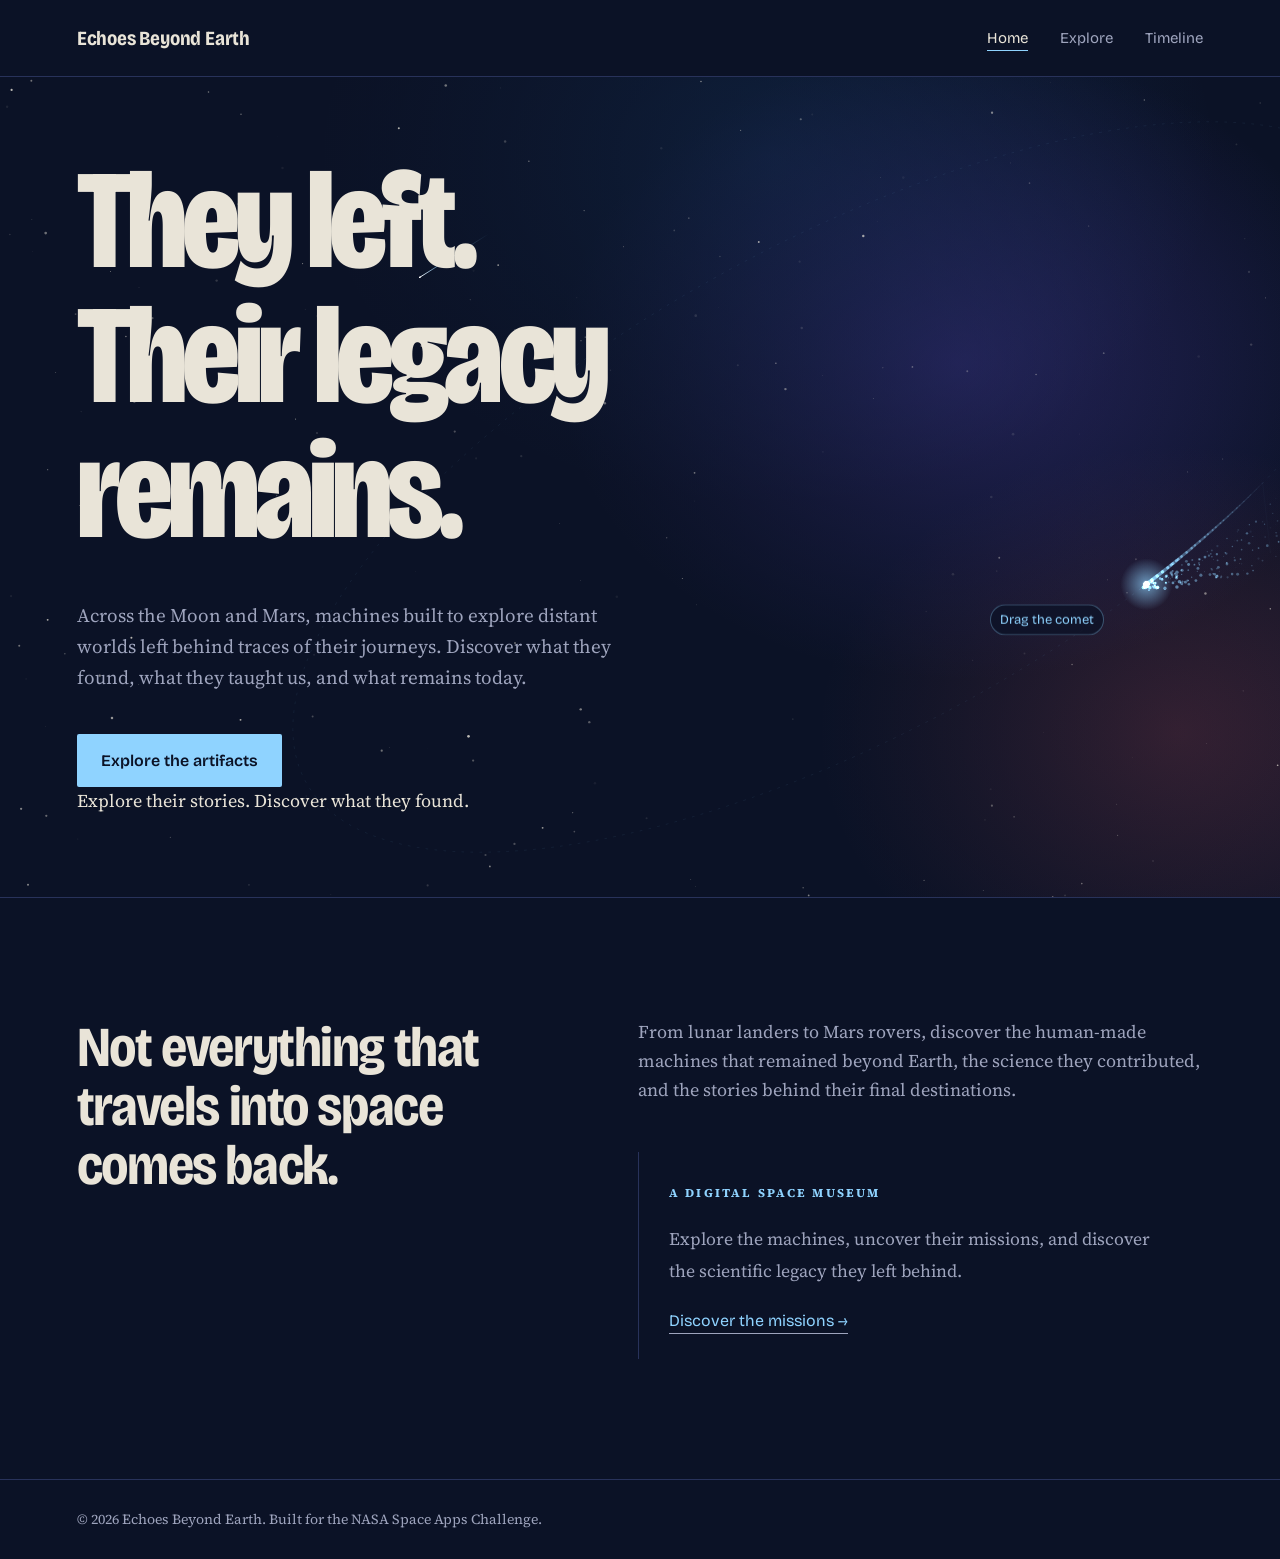
<file: index.html>
<!DOCTYPE html>
<html lang="en">
<head>
    <meta charset="UTF-8">
    <meta name="viewport" content="width=device-width, initial-scale=1.0">

    <title>Echoes Beyond Earth</title>

    <meta name="description" content="Explore the stories and scientific legacy of human-made machines left on the Moon and Mars.">

    <link rel="preconnect" href="https://fonts.googleapis.com">
    <link rel="preconnect" href="https://fonts.gstatic.com" crossorigin>

    <link href="https://fonts.googleapis.com/css2?family=Bricolage+Grotesque:opsz,wdth,wght@12..96,75..100,300..800&family=Source+Serif+4:ital,opsz,wght@0,8..60,300..700;1,8..60,300..700&display=swap" rel="stylesheet">

    <link rel="stylesheet" href="style.css">
</head>

<body>

    <header class="site-header">
        <nav class="navbar" aria-label="Main navigation">

            <a class="logo" href="index.html">
                Echoes Beyond Earth
            </a>

            <ul class="nav-links">
                <li>
                    <a href="index.html" aria-current="page">Home</a>
                </li>

                <li>
                    <a href="explore.html">Explore</a>
                </li>

                <li>
                    <a href="timeline.html">Timeline</a>
                </li>
            </ul>

        </nav>
    </header>

    <main>

        <!-- HERO SECTION -->

        <section class="hero" id="hero">

            <canvas id="sky" aria-hidden="true"></canvas>

            <p class="comet-hint" aria-hidden="true">
                Drag the comet
            </p>

            <div class="hero-content">

                <h1>
                    <span class="line"><span>They left.</span></span>
                    <span class="line"><span>Their legacy</span></span>
                    <span class="line"><span>remains.</span></span>
                </h1>

                <p class="hero-description">
                    Across the Moon and Mars, machines built to explore
                    distant worlds left behind traces of their journeys.
                    Discover what they found, what they taught us,
                    and what remains today.
                </p>

                <div class="hero-buttons">
                    <a href="explore.html" class="primary-button">
                        Explore the artifacts
                    </a>
                </div>

                <p class="hero-extra">
                    Explore their stories. Discover what they found.
                </p>

            </div>

        </section>


        <!-- ABOUT SECTION -->

        <section class="about" id="about">

            <h2>
                Not everything that travels into space comes back.
            </h2>

            <div class="about-body">

                <p>
                    From lunar landers to Mars rovers, discover the
                    human-made machines that remained beyond Earth,
                    the science they contributed, and the stories
                    behind their final destinations.
                </p>

                <div class="about-note">

                    <span class="about-label">
                        A DIGITAL SPACE MUSEUM
                    </span>

                    <p>
                        Explore the machines, uncover their missions,
                        and discover the scientific legacy they left behind.
                    </p>

                    <a href="explore.html" class="text-link">
                        Discover the missions →
                    </a>

                </div>

            </div>

        </section>

    </main>


    <footer>
        <p>
            © 2026 Echoes Beyond Earth.
            Built for the NASA Space Apps Challenge.
        </p>
    </footer>


    <script src="script.js"></script>

</body>
</html>
</file>
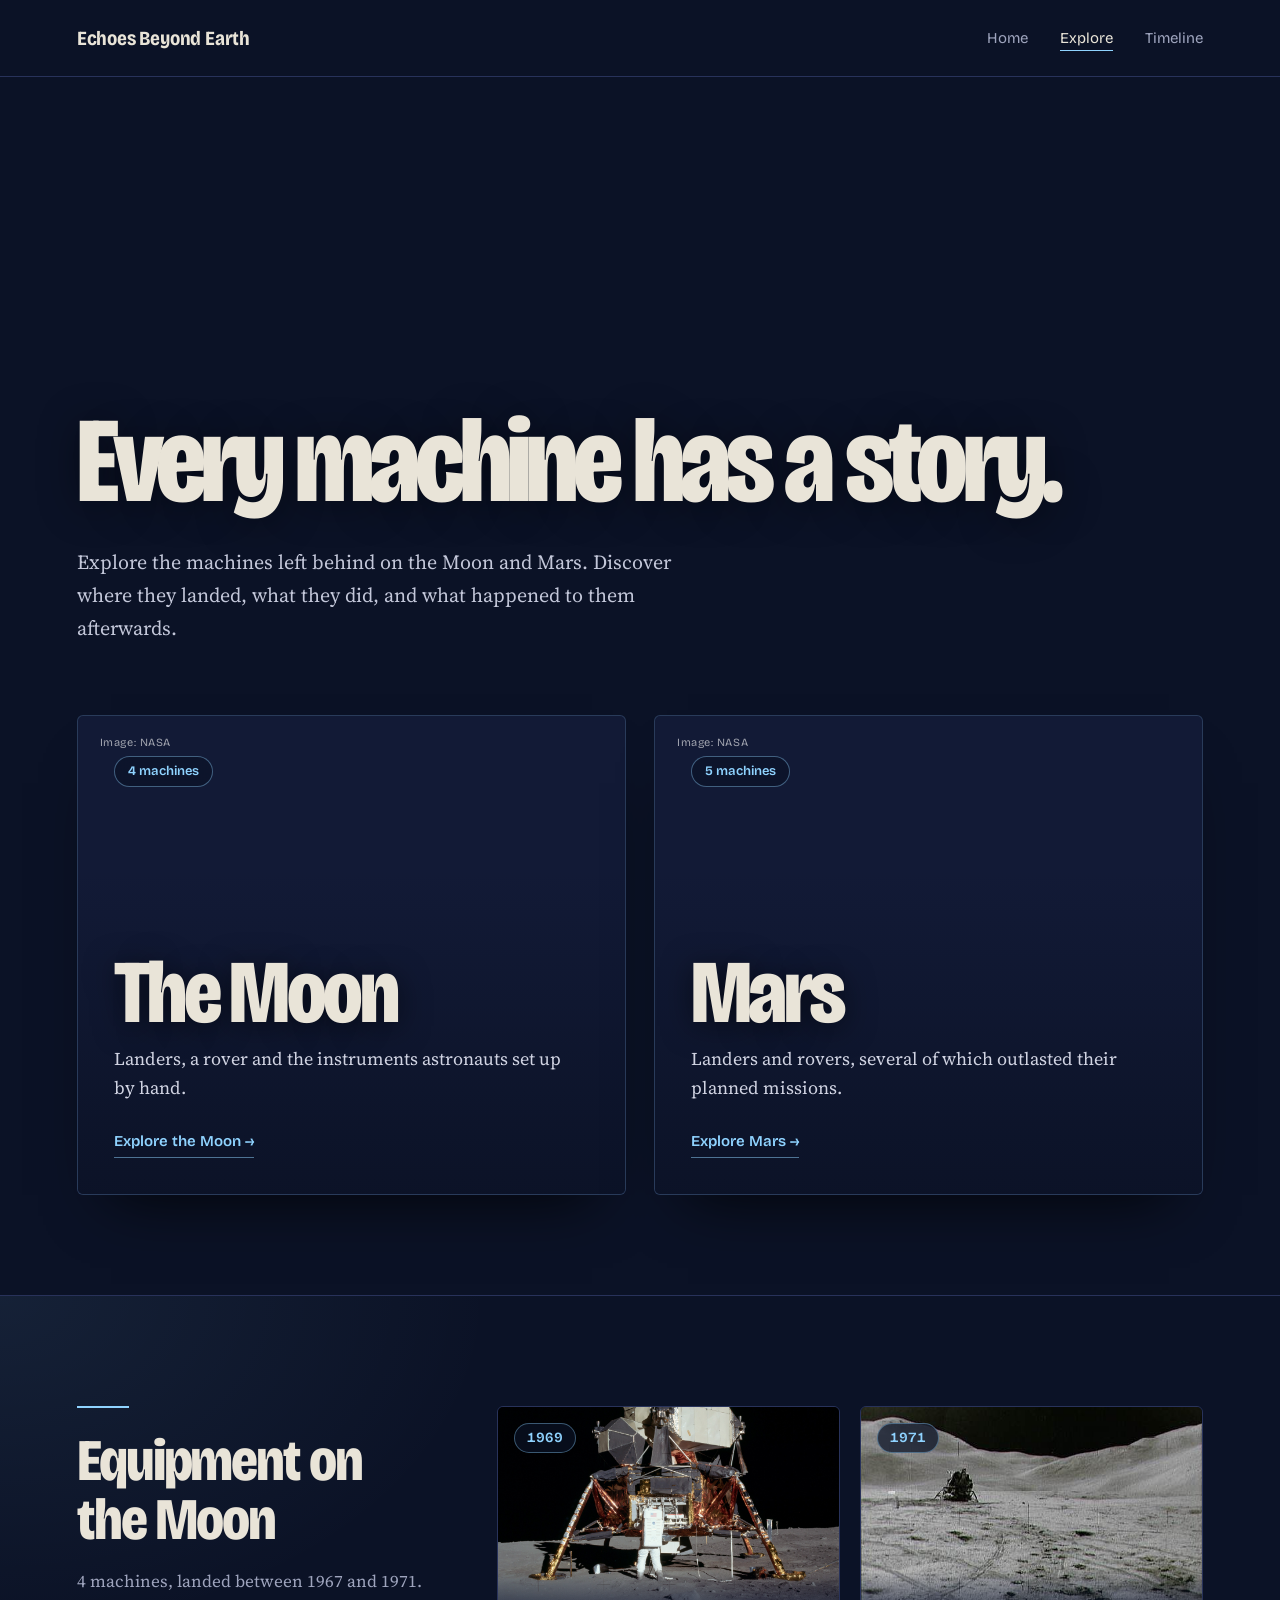
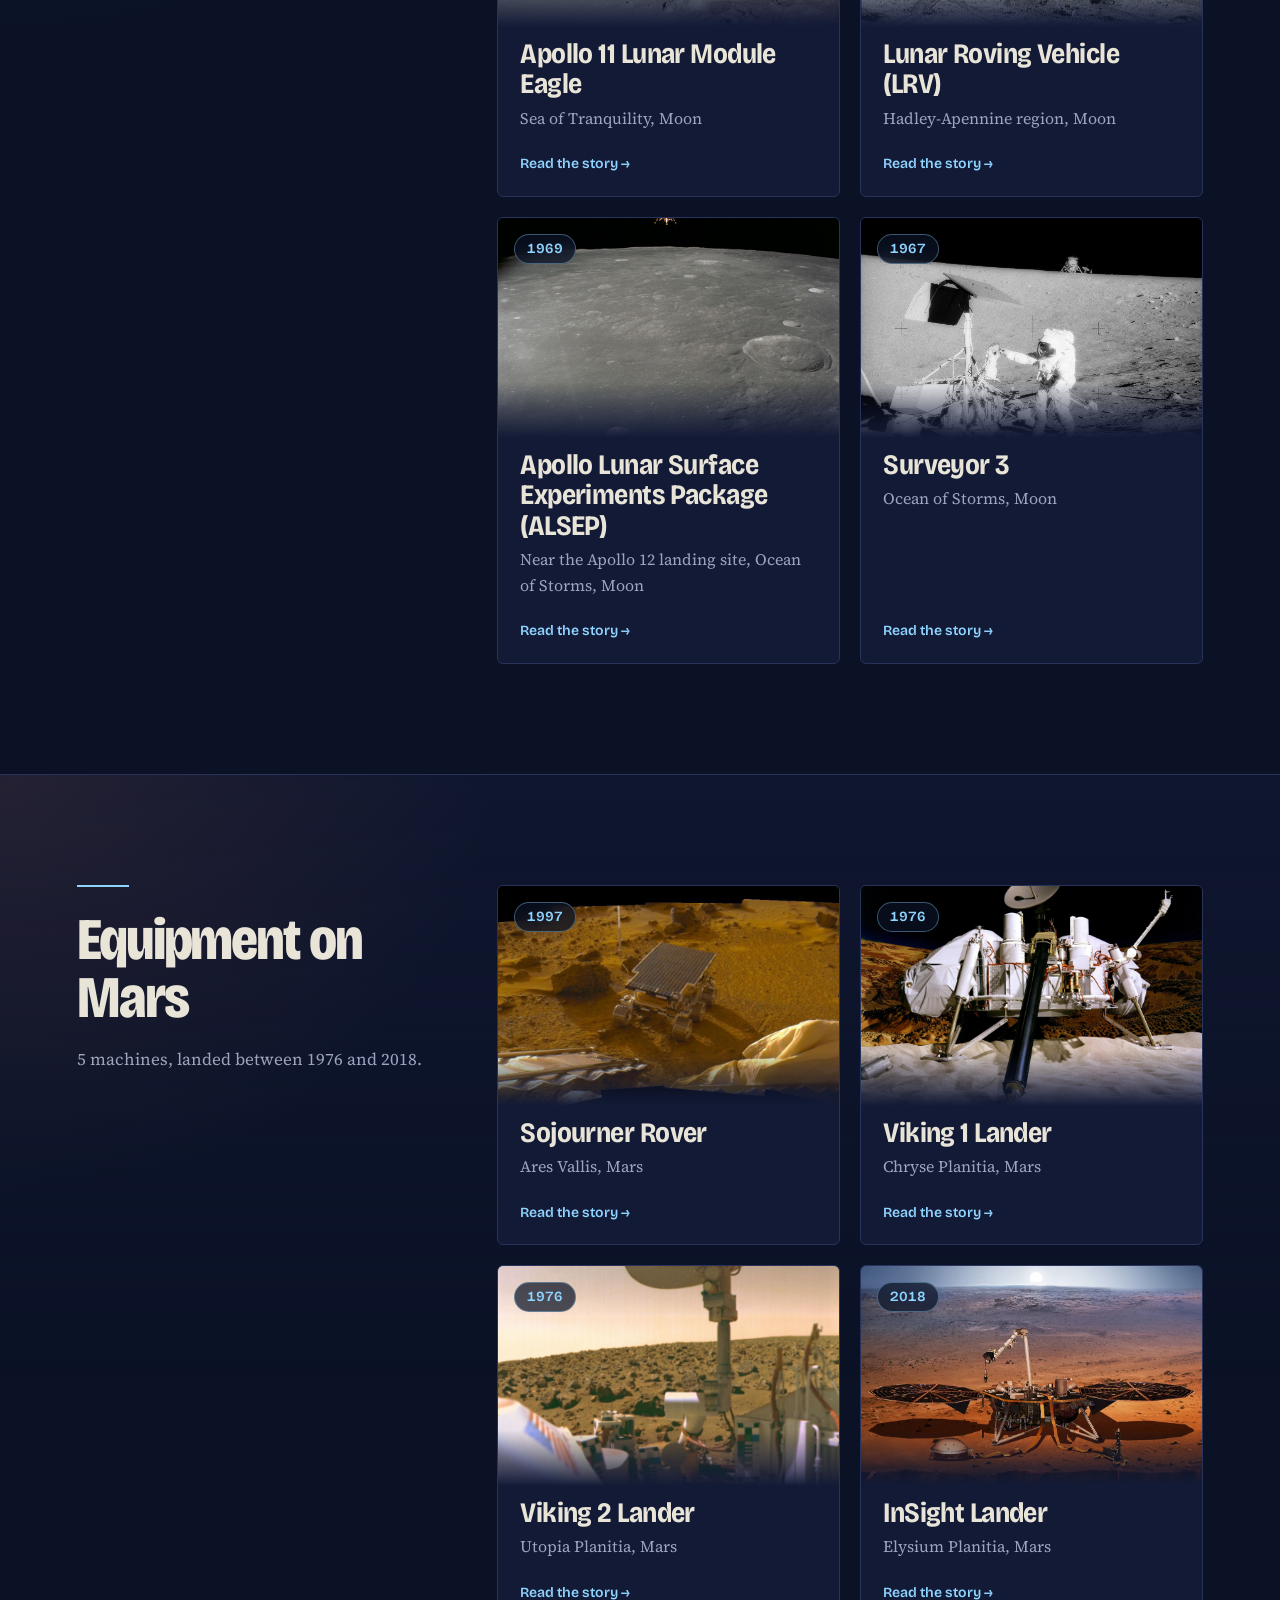
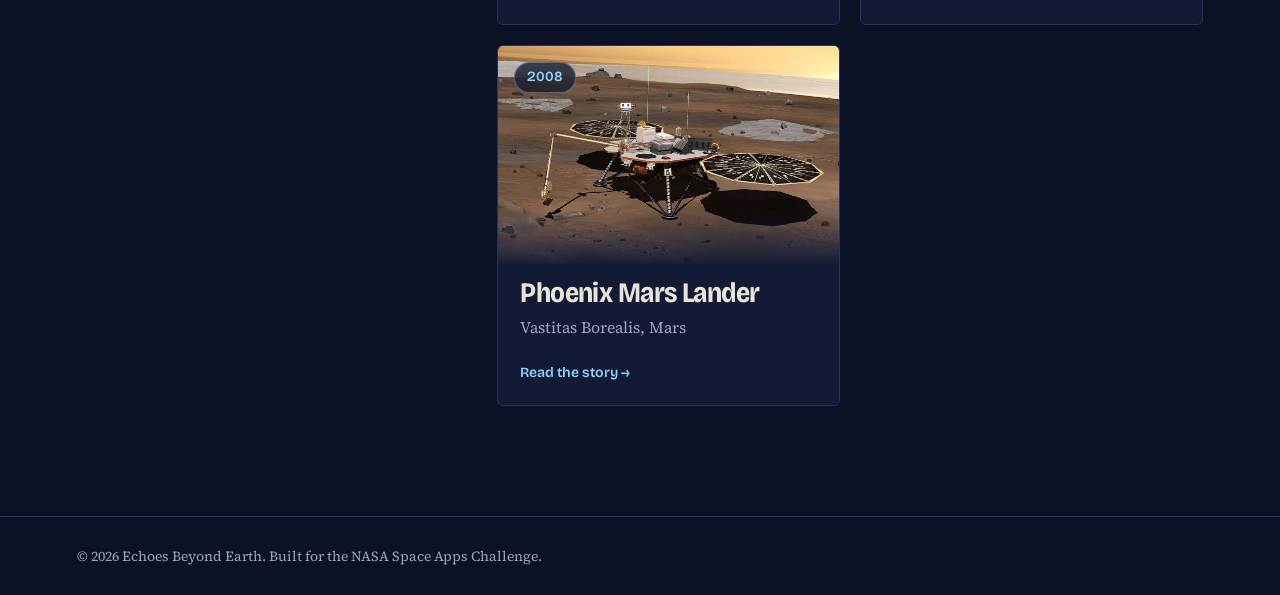
<file: explore.html>
<!DOCTYPE html>
<html lang="en">

<head>
    <meta charset="UTF-8">
    <meta name="viewport" content="width=device-width, initial-scale=1.0">

    <title>Explore | Echoes Beyond Earth</title>

    <meta name="description" content="Explore the machines humans left on the Moon and Mars, and discover their stories.">

    <link rel="preconnect" href="https://fonts.googleapis.com">
    <link rel="preconnect" href="https://fonts.gstatic.com" crossorigin>

    <link href="https://fonts.googleapis.com/css2?family=Bricolage+Grotesque:opsz,wdth,wght@12..96,75..100,300..800&family=Source+Serif+4:ital,opsz,wght@0,8..60,300..700;1,8..60,300..700&display=swap" rel="stylesheet">

    <link rel="stylesheet" href="style.css">
</head>

<body>

    <!-- Navigation -->
    <header class="site-header">
        <nav class="navbar" aria-label="Main navigation">

            <a class="logo" href="index.html">
                Echoes Beyond Earth
            </a>

            <ul class="nav-links">
                <li>
                    <a href="index.html">Home</a>
                </li>

                <li>
                    <a href="explore.html" aria-current="page">Explore</a>
                </li>

                <li>
                    <a href="timeline.html">Timeline</a>
                </li>
            </ul>

        </nav>
    </header>


    <main>

        <!-- Explore Introduction -->
        <section class="explore-hero">

            <h1>Every machine has a story.</h1>

            <p>
                Explore the machines left behind on the Moon and Mars.
                Discover where they landed, what they did,
                and what happened to them afterwards.
            </p>

        </section>


        <!-- Choose a World -->
        <section class="worlds" aria-labelledby="worlds-title">

            <h2 id="worlds-title" class="visually-hidden">
                Choose a world
            </h2>


            <!-- Moon Card -->
            <a class="world moon-world" href="#moon-equipment">

                <span class="world-name">
                    The Moon
                </span>

                <span class="world-count" data-count="moon"></span>

                <span class="world-desc">
                    Landers, a rover and the instruments
                    astronauts set up by hand.
                </span>

                <span class="world-explore">
                    Explore the Moon →
                </span>

            </a>


            <!-- Mars Card -->
            <a class="world mars-world" href="#mars-equipment">

                <span class="world-name">
                    Mars
                </span>

                <span class="world-count" data-count="mars"></span>

                <span class="world-desc">
                    Landers and rovers, several of which
                    outlasted their planned missions.
                </span>

                <span class="world-explore">
                    Explore Mars →
                </span>

            </a>

        </section>


        <!-- Moon Equipment -->
        <section id="moon-equipment" class="equipment-section">

            <div class="section-intro">

                <h2>Equipment on the Moon</h2>

                <p class="section-note" data-note="moon"></p>

            </div>

            <div id="moon-cards" class="machine-list"></div>

        </section>


        <!-- Mars Equipment -->
        <section id="mars-equipment" class="equipment-section">

            <div class="section-intro">

                <h2>Equipment on Mars</h2>

                <p class="section-note" data-note="mars"></p>

            </div>

            <div id="mars-cards" class="machine-list"></div>

        </section>

    </main>


    <!-- Footer -->
    <footer>
        <p>
            © 2026 Echoes Beyond Earth.
            Built for the NASA Space Apps Challenge.
        </p>
    </footer>


    <!-- JavaScript -->
    <script src="explore.js"></script>

</body>
</html>
</file>
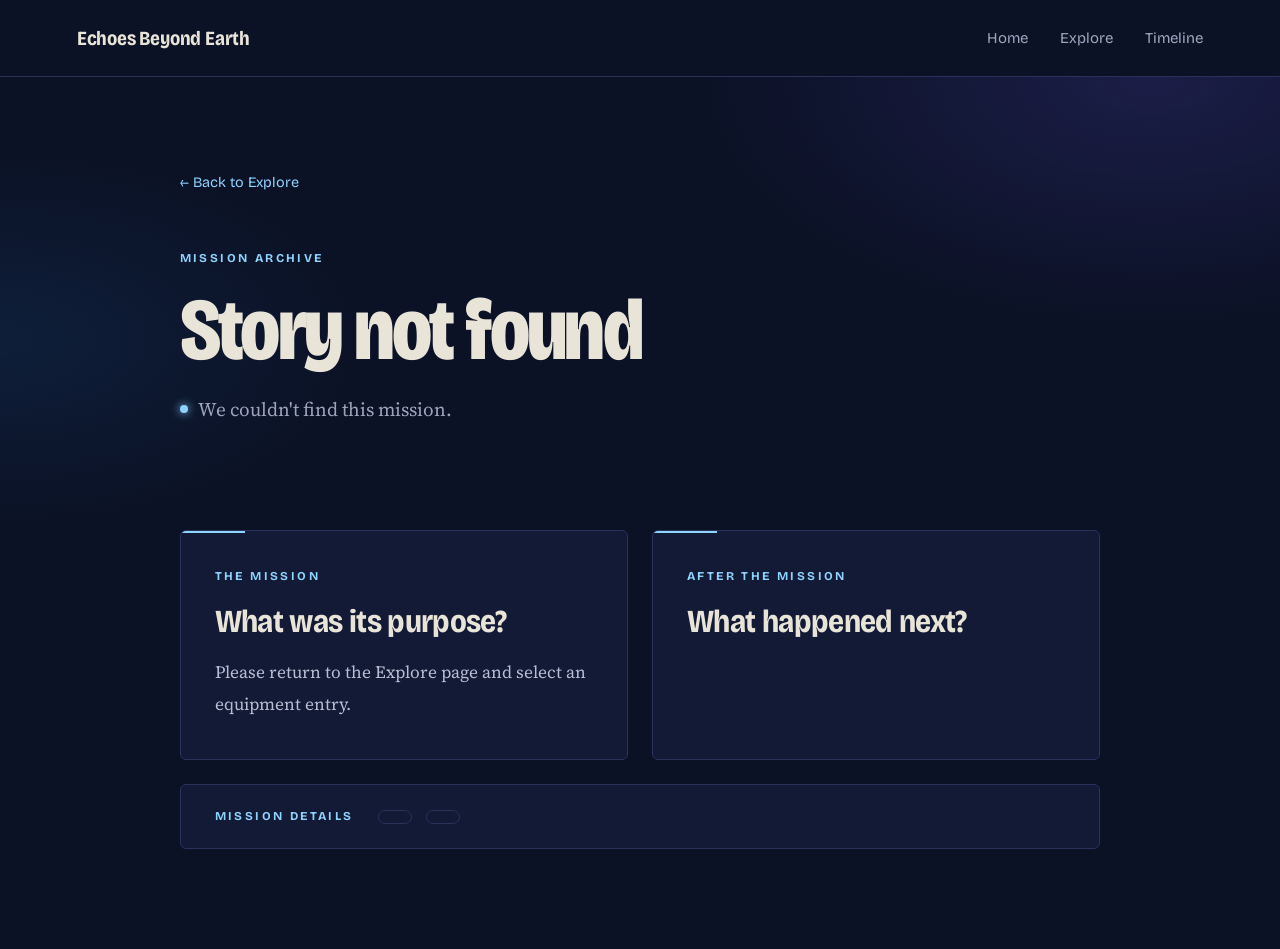
<file: story.html>
<!DOCTYPE html>
<html lang="en">

<head>
    <meta charset="UTF-8">
    <meta name="viewport" content="width=device-width, initial-scale=1.0">

    <title>Mission Story | Echoes Beyond Earth</title>

    <meta name="description" content="Discover the story behind the machines left on the Moon and Mars.">

    <link rel="preconnect" href="https://fonts.googleapis.com">
    <link rel="preconnect" href="https://fonts.gstatic.com" crossorigin>

    <link href="https://fonts.googleapis.com/css2?family=Bricolage+Grotesque:wght@400;500;600;700;800&family=Source+Serif+4:wght@400;500;600&display=swap" rel="stylesheet">

    <link rel="stylesheet" href="style.css">
</head>

<body>

    <header class="site-header">
        <nav class="navbar" aria-label="Main navigation">

            <a class="logo" href="index.html">
                Echoes Beyond Earth
            </a>

            <ul class="nav-links">
                <li><a href="index.html">Home</a></li>
                <li><a href="explore.html">Explore</a></li>
                <li><a href="timeline.html">Timeline</a></li>
            </ul>

        </nav>
    </header>

    <main id="story-container">

        <section class="story-hero">

            <a href="explore.html" class="back-link">
                ← Back to Explore
            </a>

            <p class="story-label">MISSION ARCHIVE</p>

            <h1 id="story-title">Loading story...</h1>

            <p id="story-location"></p>

            <img id="story-image" alt="" class="story-main-image">

        </section>

        <section class="story-details">

            <div class="story-description">
                <p class="story-label">THE MISSION</p>

                <h2>What was its purpose?</h2>

                <p id="story-text"></p>
            </div>

            <div class="story-description">
                <p class="story-label">AFTER THE MISSION</p>

                <h2>What happened next?</h2>

                <p id="story-status"></p>
            </div>

            <div class="story-description">
                <p class="story-label">MISSION DETAILS</p>

                <p id="story-year"></p>
                <p id="story-world"></p>
            </div>

            <a id="story-source" class="source-link" target="_blank" rel="noopener noreferrer" hidden>
                Explore the original source ↗
            </a>

        </section>

    </main>

    <script src="story.js"></script>

</body>
</html>
</file>
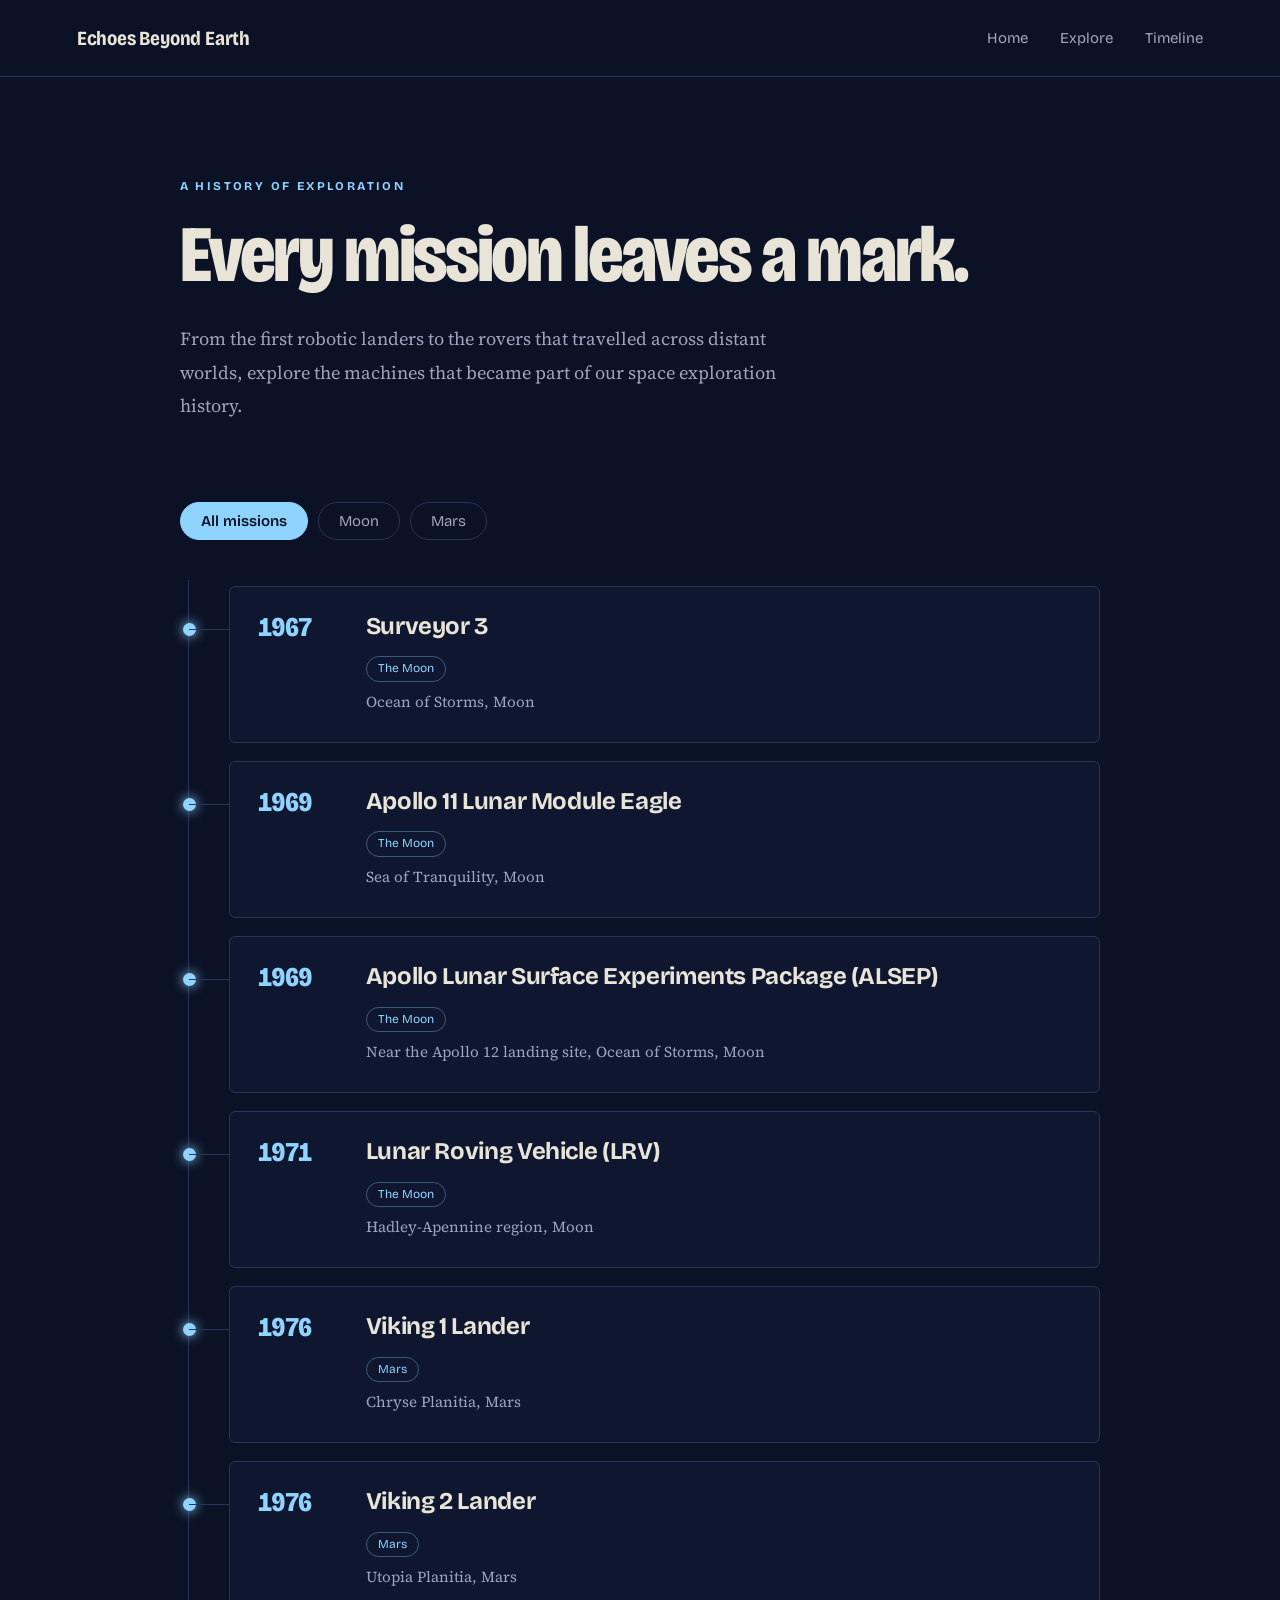
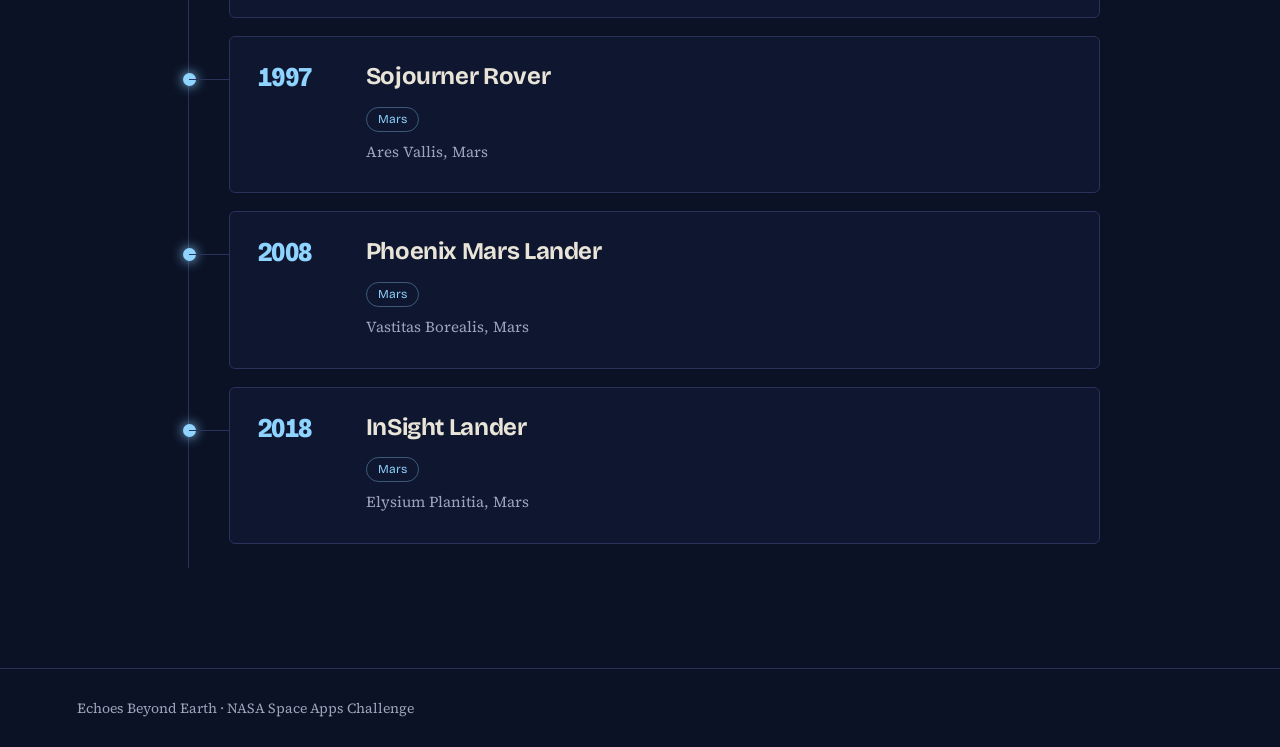
<file: timeline.html>
<!DOCTYPE html>
<html lang="en">

<head>
    <meta charset="UTF-8">
    <meta name="viewport" content="width=device-width, initial-scale=1.0">

    <title>Mission Timeline | Echoes Beyond Earth</title>

    <meta name="description"
        content="Explore the history of machines sent to the Moon and Mars.">

    <link rel="preconnect" href="https://fonts.googleapis.com">
    <link rel="preconnect" href="https://fonts.gstatic.com" crossorigin>

    <link href="https://fonts.googleapis.com/css2?family=Bricolage+Grotesque:wght@400;500;600;700;800&family=Source+Serif+4:wght@400;500;600&display=swap"
        rel="stylesheet">

    <link rel="stylesheet" href="style.css">
</head>

<body>

    <header class="site-header">
        <nav class="navbar" aria-label="Main navigation">

            <a class="logo" href="index.html">
                Echoes Beyond Earth
            </a>

            <ul class="nav-links">
                <li><a href="index.html">Home</a></li>
                <li><a href="explore.html">Explore</a></li>
                <li><a href="timeline.html">Timeline</a></li>
            </ul>

        </nav>
    </header>

    <main>

        <section class="timeline-hero">

            <p class="story-label">A HISTORY OF EXPLORATION</p>

            <h1>Every mission leaves a mark.</h1>

            <p>
                From the first robotic landers to the rovers that travelled
                across distant worlds, explore the machines that became
                part of our space exploration history.
            </p>

        </section>

        <section class="timeline-section">

            <div class="timeline-filters">

                <button class="filter-btn active" data-filter="all">
                    All missions
                </button>

                <button class="filter-btn" data-filter="moon">
                    Moon
                </button>

                <button class="filter-btn" data-filter="mars">
                    Mars
                </button>

            </div>

            <div id="timeline-list">
                <p>Loading mission timeline...</p>
            </div>

        </section>

    </main>

    <footer class="site-footer">
        <p>Echoes Beyond Earth · NASA Space Apps Challenge</p>
    </footer>

    <script src="timeline.js"></script>

</body>
</html>
</file>
<file: style.css>
/* =====================================================
   ECHOES BEYOND EARTH
   Main stylesheet
   ===================================================== */


/* ---------- Tokens ---------- */

:root {
    --vacuum: #0b1226;
    --deep: #121a36;
    --rule: #28325a;
    --bone: #e9e4d8;
    --dust: #9ea4bd;
    --ice: #8fd3ff;

    --radius: 6px;

    --display: "Bricolage Grotesque", "Helvetica Neue", Arial, sans-serif;
    --body: "Source Serif 4", Georgia, "Times New Roman", serif;
}


/* ---------- Global ---------- */

* {
    margin: 0;
    padding: 0;
    box-sizing: border-box;
}

html {
    scroll-behavior: smooth;
}

body {
    background: var(--vacuum);
    color: var(--bone);
    font-family: var(--body);
    font-size: 18px;
    line-height: 1.6;
    -webkit-font-smoothing: antialiased;
}

a {
    color: inherit;
}

/* Without this, any rule that sets `display` (like .source-link or
   .story-main-image) overrides the hidden attribute and the element
   stays visible. */
[hidden] {
    display: none !important;
}

:focus-visible {
    outline: 2px solid var(--ice);
    outline-offset: 3px;
}

.visually-hidden {
    position: absolute;
    width: 1px;
    height: 1px;
    overflow: hidden;
    clip: rect(0 0 0 0);
    white-space: nowrap;
}

@keyframes cardIn {
    from {
        opacity: 0;
        transform: translateY(14px);
    }
}


/* =====================================================
   NAVIGATION
   ===================================================== */

.site-header {
    position: relative;
    z-index: 10;
    background: var(--vacuum);
}

.navbar {
    display: flex;
    align-items: center;
    justify-content: space-between;
    gap: 24px;
    padding: 22px 6%;
    border-bottom: 1px solid var(--rule);
}

.logo {
    font-family: var(--display);
    font-variation-settings: "wdth" 85;
    font-weight: 700;
    font-size: 20px;
    letter-spacing: -0.01em;
    text-decoration: none;
}

.nav-links {
    display: flex;
    gap: 32px;
    list-style: none;
    font-family: var(--display);
    font-size: 15px;
}

.nav-links a {
    color: var(--dust);
    text-decoration: none;
    padding-bottom: 3px;
    border-bottom: 1px solid transparent;
    transition: color .2s, border-color .2s;
}

.nav-links a:hover,
.nav-links a[aria-current="page"] {
    color: var(--bone);
    border-color: var(--ice);
}


/* =====================================================
   HOME PAGE HERO
   ===================================================== */

.hero {
    position: relative;
    min-height: min(820px, calc(100vh - 70px));
    min-height: min(820px, calc(100svh - 70px));
    display: flex;
    align-items: center;
    padding: 80px 6%;
    overflow: hidden;
    touch-action: pan-y;

    background:
        linear-gradient(
            90deg,
            rgba(11, 18, 38, .93) 0%,
            rgba(11, 18, 38, .6) 48%,
            rgba(11, 18, 38, .12) 100%
        ),
        url("https://images.unsplash.com/photo-1462331940025-496dfbfc7564?auto=format&fit=crop&w=2200&q=80")
        center / cover no-repeat,
        radial-gradient(ellipse 45% 55% at 75% 35%, rgba(86, 70, 190, .45), transparent 70%),
        radial-gradient(ellipse 40% 50% at 92% 80%, rgba(190, 80, 90, .28), transparent 70%),
        radial-gradient(ellipse 50% 60% at 60% 10%, rgba(40, 120, 200, .25), transparent 70%),
        var(--vacuum);
}

.hero.is-near {
    cursor: grab;
}

.hero.is-grabbing {
    cursor: grabbing;
    user-select: none;
    -webkit-user-select: none;
}

#sky {
    position: absolute;
    inset: 0;
    width: 100%;
    height: 100%;
    z-index: 0;
}

.hero-content {
    position: relative;
    z-index: 1;
    max-width: 720px;
}

.hero h1 {
    font-family: var(--display);
    font-variation-settings: "wdth" 78;
    font-weight: 800;
    font-size: clamp(56px, 11vw, 148px);
    line-height: 0.9;
    letter-spacing: -0.035em;
    margin-bottom: 36px;
}

.hero h1 .line {
    display: block;
    overflow: hidden;
    padding-bottom: 0.06em;
}

.hero h1 .line > span {
    display: block;
    transform: translateY(105%);
    animation: rise 1s cubic-bezier(.2, .8, .2, 1) forwards;
}

.hero h1 .line:nth-child(2) > span { animation-delay: .12s; }
.hero h1 .line:nth-child(3) > span { animation-delay: .24s; }

@keyframes rise {
    to { transform: translateY(0); }
}

.hero-description {
    max-width: 30em;
    color: var(--dust);
    font-size: 19px;
    line-height: 1.65;
    margin-bottom: 40px;
    opacity: 0;
    animation: fade .8s .7s ease forwards;
}

.hero-buttons {
    display: flex;
    align-items: center;
    gap: 28px;
    flex-wrap: wrap;
    opacity: 0;
    animation: fade .8s .85s ease forwards;
}

@keyframes fade {
    to { opacity: 1; }
}

.primary-button {
    font-family: var(--display);
    font-weight: 600;
    font-size: 16px;
    color: var(--vacuum);
    background: var(--ice);
    padding: 14px 24px;
    border-radius: 2px;
    text-decoration: none;
    transition: background .2s, transform .2s;
}

.primary-button:hover  { background: #b6e4ff; }
.primary-button:active { transform: translateY(1px); }

.text-link {
    font-family: var(--display);
    font-size: 16px;
    text-decoration: none;
    border-bottom: 1px solid var(--dust);
    padding-bottom: 3px;
    transition: border-color .2s, color .2s;
}

.text-link:hover {
    color: var(--ice);
    border-color: var(--ice);
}


/* ---------- Comet hint ---------- */

.comet-hint {
    position: absolute;
    top: 0;
    left: 0;
    z-index: 1;
    font-family: var(--display);
    font-size: 13px;
    color: var(--ice);
    padding: 4px 9px;
    border: 1px solid rgba(143, 211, 255, .35);
    border-radius: 999px;
    background: rgba(11, 18, 38, .7);
    pointer-events: none;
    white-space: nowrap;
    opacity: 0;
    transition: opacity .5s;
    will-change: transform;
}

.comet-hint.is-visible {
    opacity: 1;
}


/* =====================================================
   ABOUT SECTION (home)
   ===================================================== */

.about {
    padding: 120px 6%;
    display: grid;
    grid-template-columns: minmax(0, 5fr) minmax(0, 6fr);
    gap: 8%;
    border-top: 1px solid var(--rule);
}

.about h2 {
    font-family: var(--display);
    font-variation-settings: "wdth" 85;
    font-weight: 700;
    font-size: clamp(32px, 4.4vw, 58px);
    line-height: 1.05;
    letter-spacing: -0.025em;
}

.about-body p {
    color: var(--dust);
    max-width: 32em;
    margin-bottom: 48px;
}

.ledger {
    width: 100%;
    border-collapse: collapse;
    font-size: 16px;
}

.ledger caption {
    text-align: left;
    font-family: var(--display);
    font-weight: 600;
    font-size: 15px;
    color: var(--bone);
    padding-bottom: 12px;
}

.ledger th,
.ledger td {
    text-align: left;
    padding: 14px 16px 14px 0;
    border-top: 1px solid var(--rule);
    font-weight: 400;
}

.ledger thead th {
    font-family: var(--display);
    font-size: 13px;
    color: var(--dust);
    padding-top: 0;
    padding-bottom: 10px;
    border-top: 0;
}

.ledger tbody th {
    font-family: var(--display);
    font-weight: 600;
}

.ledger td {
    color: var(--dust);
}

.ledger td:last-child,
.ledger thead th:last-child {
    text-align: right;
    padding-right: 0;
}

.ledger td:last-child {
    font-variant-numeric: tabular-nums;
}

.ledger tbody tr:last-child > * {
    border-bottom: 1px solid var(--rule);
}


/* =====================================================
   EXPLORE PAGE
   Photos are shown untouched. Only a soft fade sits over them, where text
   needs to stay readable, like on the home page.
   ===================================================== */

/* ---------- Intro: slow-moving nebula photo ---------- */

.explore-hero {
    position: relative;
    isolation: isolate;
    overflow: hidden;
    display: flex;
    flex-direction: column;
    justify-content: flex-end;
    min-height: min(760px, 82vh);
    padding: 140px 6% 170px;
}

.explore-hero::before {
    content: "";
    position: absolute;
    inset: -4%;
    z-index: -2;
    background: url("https://images.unsplash.com/photo-1462331940025-496dfbfc7564?auto=format&fit=crop&w=2400&q=80") center / cover no-repeat;
    animation: drift 60s ease-in-out infinite alternate;
}

.explore-hero::after {
    content: "";
    position: absolute;
    inset: 0;
    z-index: -1;
    background:
        linear-gradient(to top, var(--vacuum) 0%, rgba(11, 18, 38, 0) 22%),
        linear-gradient(90deg, rgba(11, 18, 38, .93) 0%, rgba(11, 18, 38, .6) 48%, rgba(11, 18, 38, .12) 100%);
}

@keyframes drift {
    from { transform: scale(1.02) translate3d(0, 0, 0); }
    to   { transform: scale(1.08) translate3d(-1.5%, -1%, 0); }
}

.explore-hero h1 {
    font-family: var(--display);
    font-variation-settings: "wdth" 78;
    font-weight: 800;
    font-size: clamp(52px, 9.5vw, 136px);
    line-height: 0.9;
    letter-spacing: -0.04em;
    max-width: 10em;
    margin-bottom: 30px;
    text-shadow: 0 4px 40px rgba(0, 0, 0, .45);
}

.explore-hero p {
    max-width: 30em;
    color: #c3c7d9;
    font-size: 20px;
    line-height: 1.65;
}


/* ---------- World selector (Moon / Mars) ---------- */

.worlds {
    position: relative;
    z-index: 2;
    display: grid;
    grid-template-columns: 1fr 1fr;
    gap: 28px;
    margin-top: -100px;
    padding: 0 6% 100px;
}

.world {
    --photo: none;
    position: relative;
    isolation: isolate;
    min-height: 480px;
    display: flex;
    flex-direction: column;
    justify-content: flex-end;
    gap: 10px;
    padding: 40px 36px 36px;
    overflow: hidden;
    text-decoration: none;
    background: var(--deep);
    border: 1px solid rgba(143, 211, 255, .18);
    border-radius: var(--radius);
    box-shadow: 0 34px 60px -34px rgba(0, 0, 0, .85);
    transition: transform .4s, border-color .4s, box-shadow .4s;
}

.moon-world {
    --photo: url("https://images-assets.nasa.gov/image/PIA00405/PIA00405~orig.jpg");
}

.mars-world {
    --photo: url("https://images-assets.nasa.gov/image/PIA04591/PIA04591~orig.jpg");
}

/* Layer 1: the photo, graded, and slowly zooming on hover */
.world::before {
    content: "";
    position: absolute;
    inset: 0;
    z-index: -2;
    background: var(--photo) center / cover no-repeat;
    transform: scale(1.02);
    transition: transform 1.6s cubic-bezier(.2, .7, .2, 1);
}

/* Layer 2: a soft fade so the text stays readable, and the credit */
.world::after {
    content: "Image: NASA";
    position: absolute;
    inset: 0;
    z-index: -1;
    padding: 18px 22px;
    font-family: var(--display);
    font-size: 11px;
    letter-spacing: .05em;
    color: rgba(255, 255, 255, .6);
    background: linear-gradient(to top, rgba(11, 18, 38, .92) 0%, rgba(11, 18, 38, .4) 38%, rgba(11, 18, 38, 0) 68%);
}

.world:hover,
.world:focus-visible {
    transform: translateY(-8px);
    border-color: rgba(143, 211, 255, .6);
    box-shadow: 0 44px 70px -30px rgba(0, 0, 0, .9), 0 0 0 1px rgba(143, 211, 255, .15);
}

.world:hover::before,
.world:focus-visible::before {
    transform: scale(1.1);
}

.world-name,
.world-count,
.world-desc,
.world-explore {
    position: relative;
    z-index: 1;
}

.world-name {
    font-family: var(--display);
    font-variation-settings: "wdth" 80;
    font-weight: 800;
    font-size: clamp(48px, 7vw, 108px);
    line-height: .95;
    letter-spacing: -0.04em;
    text-shadow: 0 4px 30px rgba(0, 0, 0, .55);
    transition: color .3s;
}

.world:hover .world-name {
    color: var(--ice);
}

.world-count {
    align-self: flex-start;
    order: -1;
    margin-bottom: auto;
    font-family: var(--display);
    font-size: 13px;
    font-weight: 600;
    color: var(--ice);
    padding: 4px 13px;
    background: rgba(11, 18, 38, .6);
    border: 1px solid rgba(143, 211, 255, .4);
    border-radius: 999px;
    -webkit-backdrop-filter: blur(8px);
    backdrop-filter: blur(8px);
}

.world-desc {
    color: #d0d3e2;
    max-width: 25em;
}

.world-explore {
    align-self: flex-start;
    margin-top: 16px;
    padding-bottom: 4px;
    font-family: var(--display);
    font-weight: 600;
    font-size: 15px;
    color: var(--ice);
    border-bottom: 1px solid rgba(143, 211, 255, .5);
    transition: transform .3s, border-color .3s;
}

.world:hover .world-explore {
    transform: translateX(8px);
    border-color: var(--ice);
}


/* ---------- Equipment sections ---------- */

.equipment-section {
    position: relative;
    display: grid;
    grid-template-columns: minmax(0, 4fr) minmax(0, 8fr);
    gap: 6%;
    padding: 110px 6%;
    border-top: 1px solid var(--rule);
}

#moon-equipment {
    background: radial-gradient(ellipse 55% 45% at 0% 0%, rgba(143, 211, 255, .08), transparent 70%);
}

#mars-equipment {
    background:
        radial-gradient(ellipse 55% 45% at 0% 0%, rgba(214, 120, 90, .11), transparent 70%),
        linear-gradient(to bottom, rgba(18, 26, 54, .55), transparent 45%);
}

.section-intro {
    align-self: start;
    position: sticky;
    top: 32px;
}

.section-intro::before {
    content: "";
    display: block;
    width: 52px;
    height: 2px;
    background: var(--ice);
    margin-bottom: 24px;
}

.section-intro h2 {
    font-family: var(--display);
    font-variation-settings: "wdth" 82;
    font-weight: 800;
    font-size: clamp(34px, 4.6vw, 66px);
    line-height: 1;
    letter-spacing: -0.035em;
    margin-bottom: 18px;
}

.section-note {
    color: var(--dust);
    font-size: 17px;
}


/* ---------- Machine cards ---------- */

.machine-list {
    display: grid;
    grid-template-columns: repeat(2, minmax(0, 1fr));
    gap: 20px;
    align-content: start;
}

.machine {
    --img-h: 220px;
    position: relative;
    background: var(--deep);
    border: 1px solid var(--rule);
    border-radius: var(--radius);
    overflow: hidden;
    transition: transform .35s, border-color .35s, box-shadow .35s;
    animation: cardIn .6s ease both;
}

.machine:nth-child(2) { animation-delay: .06s; }
.machine:nth-child(3) { animation-delay: .12s; }
.machine:nth-child(4) { animation-delay: .18s; }
.machine:nth-child(5) { animation-delay: .24s; }
.machine:nth-child(6) { animation-delay: .30s; }

.machine:hover,
.machine:focus-within {
    transform: translateY(-6px);
    border-color: rgba(143, 211, 255, .55);
    box-shadow: 0 26px 46px -22px rgba(0, 0, 0, .75);
}

.machine-link {
    display: block;
    position: relative;
    height: 100%;
    text-decoration: none;
}

/* Light sweep across the card on hover */
.machine-link::after {
    content: "";
    position: absolute;
    inset: 0;
    z-index: 4;
    pointer-events: none;
    background: linear-gradient(105deg, transparent 38%, rgba(255, 255, 255, .11) 50%, transparent 62%);
    transform: translateX(-115%);
    transition: transform 1s ease;
}

.machine:hover .machine-link::after {
    transform: translateX(115%);
}

.machine-summary {
    position: relative;
    display: flex;
    flex-direction: column;
    height: 100%;
}

/* Fade from the photo into the card body */
.machine-summary::before {
    content: "";
    position: absolute;
    left: 0;
    right: 0;
    top: calc(var(--img-h) - 56px);
    height: 56px;
    background: linear-gradient(to bottom, transparent, var(--deep));
    pointer-events: none;
    z-index: 1;
}

.machine-image {
    display: block;
    width: 100%;
    height: var(--img-h);
    object-fit: cover;
    transition: transform 1s cubic-bezier(.2, .7, .2, 1);
}

.machine:hover .machine-image {
    transform: scale(1.06);
}

.machine-image.image-placeholder {
    object-fit: contain;
    font-size: 0;
    color: transparent;
    background:
        radial-gradient(circle at 72% 28%, rgba(143, 211, 255, .2), transparent 42%),
        radial-gradient(circle at 18% 82%, rgba(86, 70, 190, .3), transparent 50%),
        linear-gradient(135deg, #182342, #303d62);
}

.machine-info {
    z-index: 2;
    display: flex;
    flex-direction: column;
    gap: 6px;
    flex: 1;
    padding: 12px 22px 20px;
}

.m-name {
    font-family: var(--display);
    font-variation-settings: "wdth" 88;
    font-weight: 700;
    font-size: clamp(22px, 2.2vw, 29px);
    line-height: 1.08;
    letter-spacing: -0.02em;
    transition: color .25s;
}

.machine:hover .m-name {
    color: var(--ice);
}

.m-where {
    color: var(--dust);
    font-size: 16px;
}

/* Year badge on the photo */
.machine-summary .m-year {
    position: absolute;
    top: 16px;
    left: 16px;
    z-index: 3;
    font-family: var(--display);
    font-size: 14px;
    font-weight: 600;
    color: var(--ice);
    font-variant-numeric: tabular-nums;
    padding: 3px 12px;
    background: rgba(11, 18, 38, .72);
    border: 1px solid rgba(143, 211, 255, .38);
    border-radius: 999px;
    -webkit-backdrop-filter: blur(8px);
    backdrop-filter: blur(8px);
}

.machine-info::after {
    content: "Read the story \2192";
    margin-top: auto;
    padding-top: 16px;
    font-family: var(--display);
    font-weight: 600;
    font-size: 14px;
    color: var(--ice);
    transition: transform .3s;
}

.machine:hover .machine-info::after {
    transform: translateX(6px);
}


/* Scroll-driven reveal where the browser supports it (Chrome, Edge, Safari 26).
   Other browsers keep the load animation above. */
@supports (animation-timeline: view()) {
    .machine:nth-child(n) {
        animation: cardIn linear both;
        animation-timeline: view();
        animation-range: entry 0% entry 35%;
    }
}


/* =====================================================
   STORY PAGE
   ===================================================== */

#story-container {
    background:
        radial-gradient(ellipse 50% 40% at 90% 0%, rgba(86, 70, 190, .22), transparent 70%),
        radial-gradient(ellipse 40% 30% at 0% 30%, rgba(40, 120, 200, .12), transparent 70%);
}

.story-hero {
    max-width: 1100px;
    margin: 0 auto;
    padding: 90px 7% 50px;
}

.back-link {
    display: inline-block;
    color: var(--ice);
    text-decoration: none;
    font-family: var(--display);
    font-size: 0.9rem;
    margin-bottom: 55px;
    transition: color .2s, transform .2s;
}

.back-link:hover {
    color: var(--bone);
    transform: translateX(-4px);
}

.story-label {
    color: var(--ice);
    font-family: var(--display);
    font-size: 0.75rem;
    letter-spacing: 0.2em;
    font-weight: 700;
    margin-bottom: 18px;
}

.story-hero h1 {
    font-family: var(--display);
    font-variation-settings: "wdth" 82;
    font-weight: 800;
    color: var(--bone);
    font-size: clamp(2.8rem, 7vw, 5.5rem);
    line-height: 1.02;
    letter-spacing: -0.03em;
    margin-bottom: 18px;
}

#story-location {
    display: flex;
    align-items: center;
    gap: 10px;
    color: var(--dust);
    font-family: var(--body);
    font-size: 1.2rem;
    margin-bottom: 35px;
}

#story-location:not(:empty)::before {
    content: "";
    width: 8px;
    height: 8px;
    border-radius: 50%;
    background: var(--ice);
    box-shadow: 0 0 10px var(--ice);
    flex-shrink: 0;
}

.story-main-image {
    display: block;
    width: 100%;
    max-height: 540px;
    aspect-ratio: 16 / 9;
    object-fit: cover;
    background: var(--deep);
    border: 1px solid var(--rule);
    border-radius: var(--radius);
    box-shadow: 0 30px 60px -30px rgba(0, 0, 0, .8);
}


/* ---------- Story cards ---------- */

.story-details {
    max-width: 1100px;
    margin: 0 auto;
    padding: 20px 7% 100px;
    display: grid;
    grid-template-columns: repeat(2, minmax(0, 1fr));
    gap: 24px;
}

.story-description {
    position: relative;
    overflow: hidden;
    padding: 36px 34px 38px;
    background: var(--deep);
    border: 1px solid var(--rule);
    border-radius: var(--radius);
    animation: cardIn .6s ease both;
}

.story-description:nth-of-type(2) { animation-delay: .08s; }
.story-description:nth-of-type(3) { animation-delay: .16s; }

/* Short ice accent along the top edge of the two text cards */
.story-description:nth-of-type(-n+2)::before {
    content: "";
    position: absolute;
    top: 0;
    left: 0;
    width: 64px;
    height: 2px;
    background: var(--ice);
}

.story-description h2 {
    font-family: var(--display);
    font-variation-settings: "wdth" 88;
    font-weight: 700;
    color: var(--bone);
    font-size: clamp(1.5rem, 3vw, 2rem);
    line-height: 1.1;
    letter-spacing: -0.02em;
    margin-bottom: 18px;
}

.story-description > p:not(.story-label) {
    color: #b8bdd2;
    font-family: var(--body);
    font-size: 1.08rem;
    line-height: 1.85;
}

/* Third card: mission facts as a strip of chips across the full width */
.story-description:nth-of-type(3) {
    grid-column: 1 / -1;
    display: flex;
    flex-wrap: wrap;
    align-items: center;
    gap: 12px 14px;
    padding: 22px 34px;
}

.story-description:nth-of-type(3) .story-label {
    margin: 0 10px 0 0;
}

.story-description:nth-of-type(3) > p:not(.story-label) {
    margin: 0;
    padding: 6px 16px;
    font-family: var(--display);
    font-size: 0.95rem;
    line-height: 1.4;
    color: var(--bone);
    border: 1px solid var(--rule);
    border-radius: 999px;
}

.story-details .source-link {
    grid-column: 1 / -1;
    justify-self: start;
    display: inline-block;
    font-family: var(--display);
    font-weight: 600;
    font-size: 15px;
    color: var(--ice);
    text-decoration: none;
    padding: 13px 24px;
    border: 1px solid var(--ice);
    border-radius: 2px;
    transition: background .2s, color .2s;
}

.story-details .source-link:hover {
    background: var(--ice);
    color: var(--vacuum);
}


/* =====================================================
   TIMELINE PAGE
   ===================================================== */

.timeline-hero {
    max-width: 1100px;
    margin: 0 auto;
    padding: 100px 7% 60px;
}

.timeline-hero h1 {
    font-family: var(--display);
    font-variation-settings: "wdth" 82;
    font-weight: 800;
    color: var(--bone);
    font-size: clamp(2.8rem, 7vw, 5rem);
    line-height: 1.04;
    letter-spacing: -0.03em;
    margin-bottom: 25px;
}

.timeline-hero > p:last-child {
    color: var(--dust);
    font-family: var(--body);
    font-size: 1.15rem;
    line-height: 1.8;
    max-width: 650px;
}

.timeline-section {
    max-width: 1100px;
    margin: 0 auto;
    padding: 20px 7% 100px;
}


/* ---------- Filters ---------- */

.timeline-filters {
    display: flex;
    flex-wrap: wrap;
    gap: 10px;
    margin-bottom: 40px;
}

.filter-btn {
    font-family: var(--display);
    font-size: 15px;
    color: var(--dust);
    background: transparent;
    padding: 9px 20px;
    border: 1px solid var(--rule);
    border-radius: 999px;
    cursor: pointer;
    transition: color .2s, border-color .2s, background .2s;
}

.filter-btn:hover {
    color: var(--bone);
    border-color: var(--dust);
}

.filter-btn.active {
    color: var(--vacuum);
    background: var(--ice);
    border-color: var(--ice);
    font-weight: 600;
}


/* ---------- Timeline entries ---------- */

#timeline-list {
    position: relative;
    margin-left: 8px;
    padding: 6px 0 6px 40px;
    border-left: 1px solid var(--rule);
}

.timeline-entry {
    position: relative;
    display: flex;
    align-items: flex-start;
    gap: 32px;
    margin-bottom: 18px;
    padding: 26px 28px 28px;
    text-decoration: none;
    background: rgba(18, 26, 54, .7);
    border: 1px solid var(--rule);
    border-radius: var(--radius);
    transition: background .25s, border-color .25s, transform .25s;
    animation: cardIn .5s ease both;
}

.timeline-entry:nth-child(2) { animation-delay: .05s; }
.timeline-entry:nth-child(3) { animation-delay: .10s; }
.timeline-entry:nth-child(4) { animation-delay: .15s; }
.timeline-entry:nth-child(5) { animation-delay: .20s; }

/* Dot on the line, and a short connector into the card */
.timeline-entry::before {
    content: "";
    position: absolute;
    left: -47px;
    top: 36px;
    width: 13px;
    height: 13px;
    border-radius: 50%;
    background: var(--ice);
    box-shadow: 0 0 12px var(--ice);
}

.timeline-entry::after {
    content: "";
    position: absolute;
    left: -41px;
    top: 42px;
    width: 40px;
    height: 1px;
    background: var(--rule);
    transition: background .25s;
}

.timeline-entry:hover {
    background: rgba(143, 211, 255, .07);
    border-color: rgba(143, 211, 255, .5);
    transform: translateX(5px);
}

.timeline-entry:hover::after {
    background: var(--ice);
}

.timeline-year {
    min-width: 76px;
    color: var(--ice);
    font-family: var(--display);
    font-variation-settings: "wdth" 85;
    font-size: 1.7rem;
    font-weight: 800;
    line-height: 1.1;
    letter-spacing: -0.02em;
    font-variant-numeric: tabular-nums;
}

.timeline-content h2 {
    color: var(--bone);
    font-family: var(--display);
    font-size: 1.5rem;
    line-height: 1.15;
    letter-spacing: -0.015em;
    margin-bottom: 12px;
    transition: color .2s;
}

.timeline-entry:hover .timeline-content h2 {
    color: var(--ice);
}

/* First line is the world, shown as a small tag */
.timeline-content p:first-of-type {
    display: inline-block;
    margin: 0 0 8px;
    padding: 2px 11px;
    font-family: var(--display);
    font-size: 12px;
    color: var(--ice);
    border: 1px solid rgba(143, 211, 255, .35);
    border-radius: 999px;
}

.timeline-content p {
    color: var(--dust);
    font-family: var(--body);
    font-size: .95rem;
    margin-top: 0;
}


/* =====================================================
   FOOTER
   ===================================================== */

footer {
    padding: 28px 6%;
    color: var(--dust);
    font-size: 14px;
    border-top: 1px solid var(--rule);
}


/* =====================================================
   LEGACY RULES
   Not used by the pages in this folder right now (they belong to an earlier
   Stories card layout). Kept so any page still using them doesn't break.
   Safe to delete if nothing links to them.
   ===================================================== */

.stories-container {
    max-width: 1100px;
    margin: 60px auto;
    padding: 0 6%;
}

.story-card {
    display: grid;
    grid-template-columns: 1fr 1fr;
    gap: 40px;
    align-items: center;
    margin-bottom: 60px;
}

.story-card img {
    width: 100%;
    height: 350px;
    object-fit: cover;
    border-radius: 12px;
}

.story-content h2 {
    font-size: 2rem;
    margin: 12px 0 20px;
}

.story-content > p:not(.eyebrow) {
    line-height: 1.8;
    color: var(--dust);
}

.story-note {
    font-size: 0.8rem;
    font-style: italic;
    margin-top: 16px;
}

.story-panel {
    display: grid;
    grid-template-columns: minmax(0, 1fr) minmax(0, 1.2fr);
    gap: 28px;
    align-items: start;
    padding: 10px 0 35px;
}

.story-image {
    width: 100%;
    height: 260px;
    object-fit: cover;
    border-radius: 6px;
    background: var(--deep);
}

.story-image.image-placeholder {
    min-height: 260px;
}

.story-panel-content {
    min-width: 0;
}

.story-title {
    font-family: var(--display);
    font-size: clamp(24px, 3vw, 36px);
    line-height: 1.1;
    margin-bottom: 16px;
}

.m-story {
    color: var(--bone);
    font-family: var(--body);
    font-size: 17px;
    line-height: 1.8;
}

.m-mission {
    color: var(--ice);
    font-family: var(--display);
    font-size: 14px;
    margin-top: 14px;
}

.m-status {
    color: var(--dust);
    font-size: 15px;
    line-height: 1.7;
    border-left: 2px solid var(--ice);
    padding-left: 14px;
    margin-top: 20px;
}

.m-status strong {
    color: var(--bone);
    font-family: var(--display);
}


/* =====================================================
   RESPONSIVE DESIGN
   ===================================================== */

@media (max-width: 860px) {

    .about {
        grid-template-columns: 1fr;
        gap: 40px;
        padding: 80px 6%;
    }

    .equipment-section {
        grid-template-columns: 1fr;
        gap: 32px;
        padding: 72px 6%;
    }

    .section-intro {
        position: static;
    }

}

@media (max-width: 760px) {

    .story-details {
        grid-template-columns: 1fr;
    }

    .story-card,
    .story-panel {
        grid-template-columns: 1fr;
        gap: 20px;
    }

    .story-card img {
        height: 240px;
    }

}

@media (max-width: 640px) {

    body {
        font-size: 17px;
    }

    .navbar {
        flex-direction: column;
        align-items: flex-start;
        gap: 14px;
        padding: 18px 6%;
    }

    .nav-links {
        gap: 22px;
        font-size: 14px;
        flex-wrap: wrap;
    }

    .hero {
        padding: 56px 6% 72px;
        align-items: flex-end;
    }

    .ledger th,
    .ledger td {
        padding-right: 10px;
        font-size: 15px;
    }

    .explore-hero {
        min-height: 560px;
        padding: 90px 6% 130px;
    }

    .worlds {
        grid-template-columns: 1fr;
        margin-top: -60px;
        padding: 0 6% 64px;
    }

    .world {
        min-height: 380px;
        padding: 28px 24px 26px;
    }

    .machine-list {
        grid-template-columns: 1fr;
    }

    .machine {
        --img-h: 210px;
    }

    .story-hero {
        padding-top: 55px;
    }

    .back-link {
        margin-bottom: 40px;
    }

    .story-main-image {
        max-height: 300px;
    }

    .story-details {
        padding-bottom: 60px;
    }

    .story-description {
        padding: 28px 24px 30px;
    }

    .story-description:nth-of-type(3) {
        padding: 20px 24px;
    }

    .story-image {
        height: 220px;
    }

}

@media (max-width: 600px) {

    .timeline-hero {
        padding-top: 60px;
    }

    #timeline-list {
        margin-left: 6px;
        padding-left: 28px;
    }

    .timeline-entry {
        gap: 16px;
        padding: 22px 18px 24px;
    }

    .timeline-entry::before {
        left: -35px;
    }

    .timeline-entry::after {
        left: -29px;
        width: 28px;
    }

    .timeline-year {
        min-width: 52px;
        font-size: 1.15rem;
    }

    .timeline-content h2 {
        font-size: 1.2rem;
    }

}


/* =====================================================
   REDUCED MOTION
   ===================================================== */

@media (prefers-reduced-motion: reduce) {

    html {
        scroll-behavior: auto;
    }

    .hero h1 .line > span,
    .hero-description,
    .hero-buttons {
        animation: none;
        transform: none;
        opacity: 1;
    }

    .machine,
    .machine:nth-child(n),
    .story-description,
    .timeline-entry,
    .explore-hero::before {
        animation: none;
    }

    .world::before,
    .machine-image {
        transition: none;
    }

    *,
    *::before,
    *::after {
        scroll-behavior: auto !important;
        transition-duration: 0.01ms !important;
    }

}


.about-note {
    border-left: 1px solid var(--rule);
    padding: 25px 30px;
}

.about-label {
    color: var(--ice);
    font-size: 0.75rem;
    letter-spacing: 0.18em;
    font-weight: 700;
}

.about-note p {
    color: var(--dust);
    font-family: "Source Serif 4", serif;
    font-size: 1.1rem;
    line-height: 1.8;
    margin: 18px 0;
}

.about-note .text-link {
    color: var(--ice);
    text-decoration: none;
}

.about-note .text-link:hover {
    text-decoration: underline;
}
</file>
